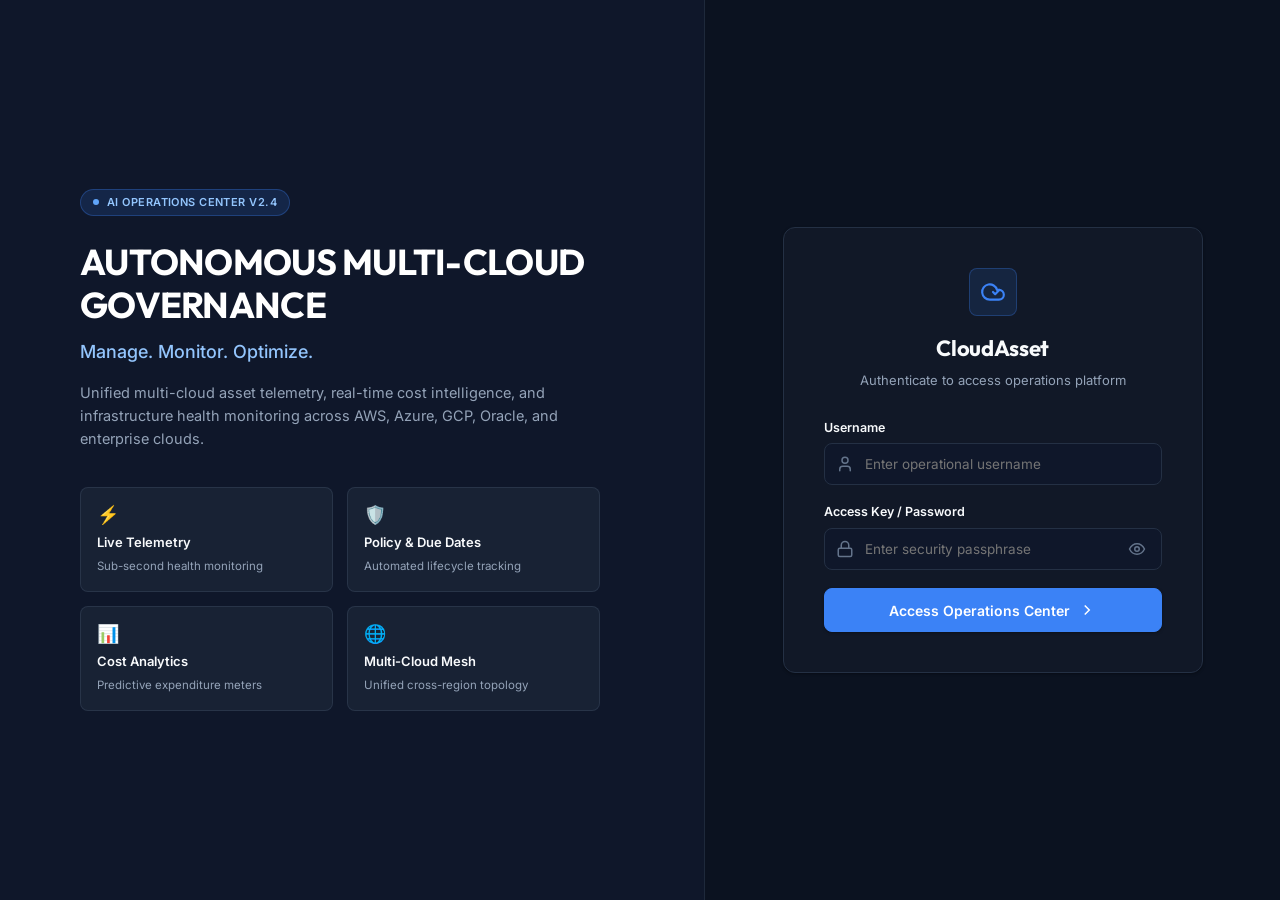
<file: Frontend/index.html>
<!DOCTYPE html>
<html lang="en">
<head>
    <meta charset="UTF-8">
    <meta name="viewport" content="width=device-width, initial-scale=1.0">
   <title>CloudAsset | AI-Powered Cloud Operations Center</title> 
    <meta name="description" content="Next-Generation Enterprise Multi-Cloud Asset Telemetry, Governance, and Cost Operations Center.">
    <link rel="stylesheet" href="css/style.css">
</head>
<body class="dark-mode">

    <!-- ================= LOGIN SCREEN ================= -->
    <div class="login-screen" id="loginScreen">

        <!-- LEFT SIDE HERO VISUAL -->
        <div class="login-visual">
            <div class="visual-content">
                <div class="visual-badge">
                    <span class="pulse-beacon"></span>
                    <span>AI Operations Center v2.4</span>
                </div>

                <h1 class="visual-title">AUTONOMOUS MULTI-CLOUD GOVERNANCE</h1>

                <p class="visual-subtitle">
                    Manage. Monitor. Optimize.
                </p>

                <p class="visual-description">
                    Unified multi-cloud asset telemetry, real-time cost intelligence, and infrastructure health monitoring across AWS, Azure, GCP, Oracle, and enterprise clouds.
                </p>

                <!-- Futuristic Feature Highlights -->
                <div class="visual-features-grid">
                    <div class="visual-feat-card">
                        <span class="feat-icon">⚡</span>
                        <strong>Live Telemetry</strong>
                        <span>Sub-second health monitoring</span>
                    </div>
                    <div class="visual-feat-card">
                        <span class="feat-icon">🛡️</span>
                        <strong>Policy & Due Dates</strong>
                        <span>Automated lifecycle tracking</span>
                    </div>
                    <div class="visual-feat-card">
                        <span class="feat-icon">📊</span>
                        <strong>Cost Analytics</strong>
                        <span>Predictive expenditure meters</span>
                    </div>
                    <div class="visual-feat-card">
                        <span class="feat-icon">🌐</span>
                        <strong>Multi-Cloud Mesh</strong>
                        <span>Unified cross-region topology</span>
                    </div>
                </div>
            </div>
        </div>

        <!-- RIGHT SIDE LOGIN FORM -->
        <div class="login-panel">
            <div class="login-card">
                <div class="login-header">
                    <div class="login-logo">
                        <svg viewBox="0 0 24 24" fill="none" stroke="currentColor" stroke-width="2" stroke-linecap="round" stroke-linejoin="round">
                            <path d="M17.5 19H9a7 7 0 1 1 6.71-9h1.79a4.5 4.5 0 1 1 0 9Z"/>
                            <path d="m12 12 2 2 4-4"/>
                        </svg>
                    </div>
                    <h1>CloudAsset</h1>
                    <p class="login-subtitle">Authenticate to access operations platform</p>
                </div>

                <!-- LOGIN FORM -->
                <form id="loginForm">
                    <!-- USERNAME -->
                    <div class="login-field">
                        <label for="loginUsername">Username</label>
                        <div class="input-wrapper">
                            <span class="input-icon">
                                <svg viewBox="0 0 24 24" fill="none" stroke="currentColor" stroke-width="2" stroke-linecap="round" stroke-linejoin="round">
                                    <path d="M19 21v-2a4 4 0 0 0-4-4H9a4 4 0 0 0-4 4v2"/>
                                    <circle cx="12" cy="7" r="4"/>
                                </svg>
                            </span>
                            <input
                                type="text"
                                id="loginUsername"
                                placeholder="Enter operational username"
                                required
                                autocomplete="username"
                            >
                        </div>
                    </div>

                    <!-- PASSWORD -->
                    <div class="login-field">
                        <label for="loginPassword">Access Key / Password</label>
                        <div class="input-wrapper password-wrapper">
                            <span class="input-icon">
                                <svg viewBox="0 0 24 24" fill="none" stroke="currentColor" stroke-width="2" stroke-linecap="round" stroke-linejoin="round">
                                    <rect x="3" y="11" width="18" height="11" rx="2" ry="2"/>
                                    <path d="M7 11V7a5 5 0 0 1 10 0v4"/>
                                </svg>
                            </span>
                            <input
                                type="password"
                                id="loginPassword"
                                placeholder="Enter security passphrase"
                                required
                                autocomplete="current-password"
                            >
                            <button
                                type="button"
                                class="password-toggle"
                                id="passwordToggle"
                                aria-label="Toggle password visibility"
                            >
                                <svg id="eyeIcon" viewBox="0 0 24 24" fill="none" stroke="currentColor" stroke-width="2" stroke-linecap="round" stroke-linejoin="round">
                                    <path d="M2 12s3.5-7 10-7 10 7 10 7-3.5 7-10 7S2 12 2 12z"/>
                                    <circle cx="12" cy="12" r="3"/>
                                </svg>
                            </button>
                        </div>
                    </div>

                    <!-- LOGIN ERROR -->
                    <div id="loginError" class="login-error" style="display: none;"></div>

                    <!-- LOGIN BUTTON -->
                    <button type="submit" class="login-button">
                        <span>Access Operations Center</span>
                        <svg width="18" height="18" viewBox="0 0 24 24" fill="none" stroke="currentColor" stroke-width="2">
                            <polyline points="9 18 15 12 9 6"></polyline>
                        </svg>
                    </button>
                </form>
            </div>
        </div>
    </div>

    <!-- ================= MAIN APP LAYOUT ================= -->
    <div class="app-layout" id="appLayout">

        <!-- ================= SIDEBAR ================= -->
        <aside class="sidebar" id="sidebar">
            <div class="sidebar-brand">
                <div class="logo">CA</div>
                <div class="sidebar-brand-text">
                    <h2>CloudAsset</h2>
                    <span>Operations Center</span>
                </div>
            </div>

            <nav class="sidebar-nav">
                <button class="nav-item active" data-page="dashboard" type="button">
                    <span class="nav-icon">
                        <svg viewBox="0 0 24 24" fill="none" stroke="currentColor" stroke-width="2" stroke-linecap="round" stroke-linejoin="round">
                            <rect x="3" y="3" width="7" height="7"></rect>
                            <rect x="14" y="3" width="7" height="7"></rect>
                            <rect x="14" y="14" width="7" height="7"></rect>
                            <rect x="3" y="14" width="7" height="7"></rect>
                        </svg>
                    </span>
                    <span>Dashboard</span>
                </button>

                <button class="nav-item" data-page="assets" type="button">
                    <span class="nav-icon">
                        <svg viewBox="0 0 24 24" fill="none" stroke="currentColor" stroke-width="2" stroke-linecap="round" stroke-linejoin="round">
                            <ellipse cx="12" cy="5" rx="9" ry="3"></ellipse>
                            <path d="M21 12c0 1.66-4 3-9 3s-9-1.34-9-3"></path>
                            <path d="M3 5v14c0 1.66 4 3 9 3s9-1.34 9-3V5"></path>
                        </svg>
                    </span>
                    <span>Cloud Resources</span>
                </button>

                <button class="nav-item" data-page="costs" type="button">
                    <span class="nav-icon">
                        <svg viewBox="0 0 24 24" fill="none" stroke="currentColor" stroke-width="2" stroke-linecap="round" stroke-linejoin="round">
                            <line x1="12" y1="1" x2="12" y2="23"></line>
                            <path d="M17 5H9.5a3.5 3.5 0 0 0 0 7h5a3.5 3.5 0 0 1 0 7H6"></path>
                        </svg>
                    </span>
                    <span>Cost Overview</span>
                </button>

                <button class="nav-item" data-page="analytics" type="button">
                    <span class="nav-icon">
                        <svg viewBox="0 0 24 24" fill="none" stroke="currentColor" stroke-width="2" stroke-linecap="round" stroke-linejoin="round">
                            <line x1="18" y1="20" x2="18" y2="10"></line>
                            <line x1="12" y1="20" x2="12" y2="4"></line>
                            <line x1="6" y1="20" x2="6" y2="14"></line>
                        </svg>
                    </span>
                    <span>Analytics</span>
                </button>

                <button class="nav-item" data-page="settings" type="button">
                    <span class="nav-icon">
                        <svg viewBox="0 0 24 24" fill="none" stroke="currentColor" stroke-width="2" stroke-linecap="round" stroke-linejoin="round">
                            <circle cx="12" cy="12" r="3"></circle>
                            <path d="M19.4 15a1.65 1.65 0 0 0 .33 1.82l.06.06a2 2 0 0 1 0 2.83 2 2 0 0 1-2.83 0l-.06-.06a1.65 1.65 0 0 0-1.82-.33 1.65 1.65 0 0 0-1 1.51V21a2 2 0 0 1-2 2 2 2 0 0 1-2-2v-.09A1.65 1.65 0 0 0 9 19.4a1.65 1.65 0 0 0-1.82.33l-.06.06a2 2 0 0 1 0-2.83 2 2 0 0 1 0-2.83l.06-.06a1.65 1.65 0 0 0 .33-1.82 1.65 1.65 0 0 0-1.51-1H3a2 2 0 0 1-2-2 2 2 0 0 1 2-2h.09A1.65 1.65 0 0 0 4.6 9a1.65 1.65 0 0 0-.33-1.82l-.06-.06a2 2 0 0 1 0-2.83 2 2 0 0 1 2.83 0l.06.06a1.65 1.65 0 0 0 1.82.33H9a1.65 1.65 0 0 0 1-1.51V3a2 2 0 0 1 2-2 2 2 0 0 1 2 2v.09a1.65 1.65 0 0 0 1 1.51 1.65 1.65 0 0 0 1.82-.33l.06-.06a2 2 0 0 1 2.83 0 2 2 0 0 1 0 2.83l-.06.06a1.65 1.65 0 0 0-.33 1.82V9a1.65 1.65 0 0 0 1.51 1H21a2 2 0 0 1 2 2 2 2 0 0 1-2 2h-.09a1.65 1.65 0 0 0-1.51 1z"></path>
                        </svg>
                    </span>
                    <span>Settings</span>
                </button>

                <button class="nav-item" data-page="activity" data-admin-only="true" type="button">
                    <span class="nav-icon">
                        <svg viewBox="0 0 24 24" fill="none" stroke="currentColor" stroke-width="2" stroke-linecap="round" stroke-linejoin="round">
                            <path d="M14 2H6a2 2 0 0 0-2 2v16a2 2 0 0 0 2 2h12a2 2 0 0 0 2-2V8z"></path>
                            <polyline points="14 2 14 8 20 8"></polyline>
                            <line x1="16" y1="13" x2="8" y2="13"></line>
                            <line x1="16" y1="17" x2="8" y2="17"></line>
                            <polyline points="10 9 9 9 8 9"></polyline>
                        </svg>
                    </span>
                    <span>Activity Log</span>
                </button>
            </nav>

            <div class="sidebar-footer">
                <div class="system-status">
                    <span class="status-dot"></span>
                    <div>
                        <strong>System Online</strong>
                        <small>All telemetry streams operational</small>
                    </div>
                </div>
            </div>
        </aside>

        <!-- ================= MAIN CONTENT ================= -->
        <main class="main-content">

            <!-- ================= TOPBAR ================= -->
            <header class="topbar">
                <div class="topbar-left">
                    <button class="menu-toggle" id="menuToggle" type="button" aria-label="Toggle Navigation Menu">
                        <svg width="20" height="20" viewBox="0 0 24 24" fill="none" stroke="currentColor" stroke-width="2">
                            <line x1="3" y1="12" x2="21" y2="12"></line>
                            <line x1="3" y1="6" x2="21" y2="6"></line>
                            <line x1="3" y1="18" x2="21" y2="18"></line>
                        </svg>
                    </button>
                    <div class="topbar-title">
                        <h1 id="pageTitle">Dashboard</h1>
                        <p id="pageSubtitle">Overview of your cloud infrastructure</p>
                    </div>
                </div>

                <div class="topbar-actions">
                    <!-- THEME TOGGLE -->
                    <button class="theme-toggle" id="themeToggle" type="button" title="Toggle Theme">
                        ☀️
                    </button>

                    <!-- USER PROFILE -->
                    <div class="user-profile-wrapper">
                        <button type="button" class="user-profile" id="profileButton" aria-haspopup="true">
                            <div class="user-avatar" id="userAvatar">A</div>
                            <div class="user-info">
                                <strong id="profileUsername">User</strong>
                                <span id="profileRole">User</span>
                            </div>
                            <span class="profile-arrow">▾</span>
                        </button>

                        <!-- DROPDOWN -->
                        <div class="profile-dropdown" id="profileDropdown">
                            <div class="profile-dropdown-header">
                                <div class="dropdown-avatar" id="dropdownAvatar">A</div>
                                <div>
                                    <strong id="dropdownUsername">User</strong>
                                    <span id="dropdownRole">User</span>
                                </div>
                            </div>
                            <div class="profile-divider"></div>
                            <button type="button" class="logout-button" id="logoutButton">
                                <svg viewBox="0 0 24 24" fill="none" stroke="currentColor" stroke-width="2" stroke-linecap="round" stroke-linejoin="round">
                                    <path d="M9 21H5a2 2 0 0 1-2-2V5a2 2 0 0 1 2-2h4"/>
                                    <polyline points="16 17 21 12 16 7"/>
                                    <line x1="21" y1="12" x2="9" y2="12"/>
                                </svg>
                                <span>Logout Session</span>
                            </button>
                        </div>
                    </div>
                </div>
            </header>

            <!-- ================= DASHBOARD ================= -->
            <section class="page active-page" id="dashboard">
                <!-- WELCOME SECTION -->
                <div class="welcome-section">
                    <div>
                        <p class="eyebrow">CLOUD TELEMETRY & OPERATIONS</p>
                        <h2>Welcome to CloudAsset 👋</h2>
                        <p>
                            Unified multi-cloud infrastructure monitoring, resource lifecycle tracking, and real-time cost governance.
                        </p>
                    </div>
                    <button class="btn btn-primary" id="dashboardAddAssetBtn" type="button" data-admin-only="true">
                        <span>+ Add New Asset</span>
                    </button>
                </div>

                <!-- DASHBOARD STATISTICS -->
                <div class="dashboard-grid">
                    <!-- TOTAL ASSETS -->
                    <div class="dashboard-card">
                        <div class="dashboard-icon">
                            <svg viewBox="0 0 24 24" fill="none" stroke="currentColor" stroke-width="2" stroke-linecap="round" stroke-linejoin="round">
                                <rect x="2" y="2" width="20" height="8" rx="2" ry="2"></rect>
                                <rect x="2" y="14" width="20" height="8" rx="2" ry="2"></rect>
                                <line x1="6" y1="6" x2="6.01" y2="6"></line>
                                <line x1="6" y1="18" x2="6.01" y2="18"></line>
                            </svg>
                        </div>
                        <div>
                            <p>Total Assets</p>
                            <h3 id="dashTotalAssets">0</h3>
                            <small>Across all cloud providers</small>
                        </div>
                    </div>

                    <!-- ACTIVE ASSETS -->
                    <div class="dashboard-card">
                        <div class="dashboard-icon icon-green">
                            <svg viewBox="0 0 24 24" fill="none" stroke="currentColor" stroke-width="2" stroke-linecap="round" stroke-linejoin="round">
                                <polyline points="22 12 18 12 15 21 9 3 6 12 2 12"></polyline>
                            </svg>
                        </div>
                        <div>
                            <p>Active Assets</p>
                            <h3 id="dashActiveAssets">0</h3>
                            <small>Currently operational</small>
                        </div>
                    </div>

                    <!-- MONTHLY COST -->
                    <div class="dashboard-card">
                        <div class="dashboard-icon icon-blue">
                            <svg viewBox="0 0 24 24" fill="none" stroke="currentColor" stroke-width="2" stroke-linecap="round" stroke-linejoin="round">
                                <line x1="12" y1="1" x2="12" y2="23"></line>
                                <path d="M17 5H9.5a3.5 3.5 0 0 0 0 7h5a3.5 3.5 0 0 1 0 7H6"></path>
                            </svg>
                        </div>
                        <div>
                            <p>Monthly Cost</p>
                            <h3 id="dashTotalCost">$0.00</h3>
                            <small>Estimated monthly expenditure</small>
                        </div>
                    </div>

                    <!-- CLOUD PROVIDERS -->
                    <div class="dashboard-card">
                        <div class="dashboard-icon icon-purple">
                            <svg viewBox="0 0 24 24" fill="none" stroke="currentColor" stroke-width="2" stroke-linecap="round" stroke-linejoin="round">
                                <path d="M17.5 19H9a7 7 0 1 1 6.71-9h1.79a4.5 4.5 0 1 1 0 9Z"></path>
                            </svg>
                        </div>
                        <div>
                            <p>Cloud Providers</p>
                            <h3 id="dashProviders">0</h3>
                            <small>Providers actively connected</small>
                        </div>
                    </div>
                </div>

                <!-- DASHBOARD CONTENT GRID -->
                <div class="dashboard-content-grid">
                    <!-- RECENT ASSETS -->
                    <div class="panel recent-assets-panel">
                        <div class="panel-header">
                            <div>
                                <h3>Recent Assets</h3>
                                <p>Recently registered and managed cloud resources</p>
                            </div>
                            <button class="text-button" id="viewAllAssetsBtn" type="button">
                                View All Resources →
                            </button>
                        </div>
                        <div id="recentAssets">
                            <p class="empty-state">No assets available yet.</p>
                        </div>
                    </div>

                    <!-- INFRASTRUCTURE SUMMARY -->
                    <div class="panel infrastructure-panel">
                        <div class="panel-header">
                            <div>
                                <h3>Infrastructure Summary</h3>
                                <p>Resource status telemetry distribution</p>
                            </div>
                        </div>

                        <div class="summary-list">
                            <div class="summary-item">
                                <div class="summary-label">
                                    <span class="summary-dot running-dot"></span>
                                    <span>Running</span>
                                </div>
                                <strong id="runningCount">0</strong>
                            </div>

                            <div class="summary-item">
                                <div class="summary-label">
                                    <span class="summary-dot stopped-dot"></span>
                                    <span>Stopped</span>
                                </div>
                                <strong id="stoppedCount">0</strong>
                            </div>

                            <div class="summary-item">
                                <div class="summary-label">
                                    <span class="summary-dot inactive-dot"></span>
                                    <span>Inactive</span>
                                </div>
                                <strong id="inactiveCount">0</strong>
                            </div>

                            <div class="summary-item overdue-item">
                                <div class="summary-label">
                                    <span class="summary-dot overdue-dot"></span>
                                    <span>Overdue (Exceeded Due Date)</span>
                                </div>
                                <strong id="overdueCount">0</strong>
                            </div>

                            <div class="summary-item">
                                <div class="summary-label">
                                    <span class="summary-dot terminated-dot"></span>
                                    <span>Terminated</span>
                                </div>
                                <strong id="terminatedCount">0</strong>
                            </div>
                        </div>
                    </div>
                </div>

                <!-- ================= ADMIN AUTOMATION MONITORING ================= -->
                <div class="panel automation-panel" id="adminAutomationPanel" data-admin-only="true" style="margin-top: 24px;">
                    <div class="panel-header">
                        <div>
                            <h3>Automation Monitoring</h3>
                            <p>Background Overdue Telemetry Engine & Lifecycle Scanner</p>
                        </div>
                        <button class="btn btn-secondary" id="triggerAutomationBtn" type="button" style="padding: 6px 14px; font-size: 13px;">
                            <span>⚡ Run Check Now</span>
                        </button>
                    </div>

                    <div class="dashboard-grid" style="margin-bottom: 20px;">
                        <div class="dashboard-card" style="padding: 16px;">
                            <div class="dashboard-icon icon-green">
                                <svg viewBox="0 0 24 24" fill="none" stroke="currentColor" stroke-width="2" stroke-linecap="round" stroke-linejoin="round">
                                    <circle cx="12" cy="12" r="10"></circle>
                                    <polyline points="12 6 12 12 14 14"></polyline>
                                </svg>
                            </div>
                            <div>
                                <p>Automation Engine</p>
                                <h3 id="autoStatus">Running</h3>
                                <small id="autoStatusDesc">Background worker active</small>
                            </div>
                        </div>

                        <div class="dashboard-card" style="padding: 16px;">
                            <div class="dashboard-icon icon-blue">
                                <svg viewBox="0 0 24 24" fill="none" stroke="currentColor" stroke-width="2" stroke-linecap="round" stroke-linejoin="round">
                                    <rect x="3" y="4" width="18" height="18" rx="2" ry="2"></rect>
                                    <line x1="16" y1="2" x2="16" y2="6"></line>
                                    <line x1="8" y1="2" x2="8" y2="6"></line>
                                    <line x1="3" y1="10" x2="21" y2="10"></line>
                                </svg>
                            </div>
                            <div>
                                <p>Last Check</p>
                                <h3 id="autoLastCheck" style="font-size: 1.05rem;">Just now</h3>
                                <small>Last execution timestamp</small>
                            </div>
                        </div>

                        <div class="dashboard-card" style="padding: 16px;">
                            <div class="dashboard-icon icon-blue">
                                <svg viewBox="0 0 24 24" fill="none" stroke="currentColor" stroke-width="2" stroke-linecap="round" stroke-linejoin="round">
                                    <path d="M22 11.08V12a10 10 0 1 1-5.93-9.14"></path>
                                    <polyline points="22 4 12 14.01 9 11.01"></polyline>
                                </svg>
                            </div>
                            <div>
                                <p>Assets Checked</p>
                                <h3 id="autoAssetsChecked">0</h3>
                                <small>Total inventory evaluated</small>
                            </div>
                        </div>

                        <div class="dashboard-card" style="padding: 16px;">
                            <div class="dashboard-icon icon-red">
                                <svg viewBox="0 0 24 24" fill="none" stroke="currentColor" stroke-width="2" stroke-linecap="round" stroke-linejoin="round">
                                    <circle cx="12" cy="12" r="10"></circle>
                                    <line x1="12" y1="8" x2="12" y2="12"></line>
                                    <line x1="12" y1="16" x2="12.01" y2="16"></line>
                                </svg>
                            </div>
                            <div>
                                <p>Overdue Assets</p>
                                <h3 id="autoOverdueDetected">0</h3>
                                <small>Past lifecycle due date</small>
                            </div>
                        </div>
                    </div>

                    <!-- AUTOMATION HISTORY LOGS -->
                    <div class="automation-history-section" id="adminAutomationHistoryPanel" data-admin-only="true">
                        <div class="panel-header" style="padding: 12px 0; margin-bottom: 12px; border-bottom: 1px solid var(--border-subtle);">
                            <div>
                                <h4 style="font-size: 15px; font-weight: 600;">Automation Execution History</h4>
                                <p style="font-size: 13px; color: var(--text-muted);">Recent persistent audit log cycles</p>
                            </div>
                            <button class="text-button" id="refreshHistoryBtn" type="button">↻ Refresh Logs</button>
                        </div>
                        <div id="automationHistoryList" class="analytics-list">
                            <p class="empty-state">No execution history recorded yet.</p>
                        </div>
                    </div>
                </div>

            </section>

            <!-- ================= ASSETS PAGE ================= -->
            <section class="page" id="assets">
                <div class="page-intro">
                    <p class="eyebrow">CLOUD RESOURCE MANAGEMENT</p>
                    <h2>Asset Management Hub</h2>
                    <p>Register, monitor, filter and control your multi-cloud infrastructure assets.</p>
                </div>

                <!-- ADD ASSET SECTION -->
                <section class="add-asset-section" data-admin-only="true">
                    <div class="section-title">
                        <h2>Add New Cloud Asset</h2>
                        <p>Register a cloud resource into your infrastructure inventory.</p>
                    </div>

                    <form id="addAssetForm">
                        <div class="form-grid">
                            <!-- ASSET NAME -->
                            <div class="form-group">
                                <label for="assetName">Asset Name *</label>
                                <input
                                    type="text"
                                    id="assetName"
                                    name="assetName"
                                    placeholder="e.g. Production EC2 Cluster"
                                    required
                                >
                            </div>

                            <!-- PROVIDER -->
                            <div class="form-group">
                                <label for="provider">Cloud Provider</label>
                                <select id="provider" name="provider">
                                    <option value="AWS">AWS (Amazon Web Services)</option>
                                    <option value="Azure">Microsoft Azure</option>
                                    <option value="GCP">Google Cloud Platform</option>
                                    <option value="Oracle Cloud">Oracle Cloud</option>
                                    <option value="IBM Cloud">IBM Cloud</option>
                                    <option value="Alibaba Cloud">Alibaba Cloud</option>
                                </select>
                            </div>

                            <!-- SERVICE -->
                            <div class="form-group">
                                <label for="service">Cloud Service</label>
                                <select id="service" name="service">
                                    <option value="EC2">EC2 / Virtual Machine</option>
                                    <option value="S3">S3 / Object Storage</option>
                                    <option value="RDS">RDS / Managed Database</option>
                                    <option value="Lambda">Lambda / Serverless Function</option>
                                    <option value="ECS">ECS / Container Service</option>
                                    <option value="EKS">EKS / Managed Kubernetes</option>
                                    <option value="CloudFront">CloudFront / Global CDN</option>
                                    <option value="Route53">Route53 / DNS Routing</option>
                                    <option value="VPC">VPC / Isolated Network</option>
                                    <option value="Load Balancer">Application Load Balancer</option>
                                    <option value="CloudWatch">CloudWatch / Telemetry Engine</option>
                                </select>
                            </div>

                            <!-- REGION -->
                            <div class="form-group">
                                <label for="region">Deployment Region</label>
                                <select id="region" name="region">
                                    <option value="us-east-1">US East (N. Virginia)</option>
                                    <option value="us-east-2">US East (Ohio)</option>
                                    <option value="us-west-1">US West (N. California)</option>
                                    <option value="us-west-2">US West (Oregon)</option>
                                    <option value="ap-south-1">Asia Pacific (Mumbai)</option>
                                    <option value="ap-southeast-1">Asia Pacific (Singapore)</option>
                                    <option value="ap-northeast-1">Asia Pacific (Tokyo)</option>
                                    <option value="eu-west-1">Europe (Ireland)</option>
                                    <option value="eu-central-1">Europe (Frankfurt)</option>
                                </select>
                            </div>

                            <!-- STATUS -->
                            <div class="form-group">
                                <label for="status">Operational Status</label>
                                <select id="status" name="status">
                                    <option value="Running">Running</option>
                                    <option value="Stopped">Stopped</option>
                                    <option value="Active">Active</option>
                                    <option value="Inactive">Inactive</option>
                                    <option value="Pending">Pending</option>
                                    <option value="Terminated">Terminated</option>
                                </select>
                            </div>

                            <!-- OWNER -->
                            <div class="form-group">
                                <label for="owner">Resource Owner</label>
                                <select id="owner" name="owner">
                                    <option value="Anbarasan">Anbarasan</option>
                                    <option value="DevOps Team">DevOps Team</option>
                                    <option value="Infrastructure Team">Infrastructure Team</option>
                                    <option value="Development Team">Development Team</option>
                                    <option value="QA Team">QA Team</option>
                                    <option value="Production Team">Production Team</option>
                                </select>
                            </div>

                            <!-- COST -->
                            <div class="form-group cost-form-group">
                                <label for="cost">Monthly Cost (USD)</label>
                                <div class="cost-input-group">
                                    <input
                                        type="number"
                                        id="cost"
                                        name="cost"
                                        min="0"
                                        step="0.01"
                                        placeholder="150.00"
                                    >
                                    <button
                                        type="button"
                                        class="btn btn-estimate"
                                        onclick="estimateCost()"
                                    >
                                        ⚡ Auto Estimate
                                    </button>
                                </div>
                            </div>

                            <!-- DUE DATE -->
                            <div class="form-group">
                                <label for="dueDate">Lifecycle Due Date</label>
                                <input
                                    type="date"
                                    id="dueDate"
                                    name="due_date"
                                >
                            </div>
                        </div>

                        <button type="submit" class="btn btn-primary">
                            <span>+ Register Asset</span>
                        </button>
                    </form>
                </section>

                <!-- ALL ASSETS SECTION -->
                <section class="assets-section">
                    <div class="section-header">
                        <div>
                            <h2>All Cloud Assets</h2>
                            <p>Live inventory of your provisioned cloud infrastructure.</p>
                        </div>
                        <button id="refreshBtn" class="btn btn-secondary" type="button">
                            <span>↻ Refresh Data</span>
                        </button>
                    </div>

                    <!-- SEARCH AND FILTERS -->
                    <div class="search-filter-container">
                        <div class="search-box">
                            <input
                                type="text"
                                id="searchInput"
                                placeholder="Search assets by name or ID..."
                            >
                        </div>

                        <div class="filter-controls">
                            <select id="filterProvider">
                                <option value="">All Providers</option>
                                <option value="AWS">AWS</option>
                                <option value="Azure">Azure</option>
                                <option value="GCP">GCP</option>
                                <option value="Oracle Cloud">Oracle Cloud</option>
                                <option value="IBM Cloud">IBM Cloud</option>
                                <option value="Alibaba Cloud">Alibaba Cloud</option>
                            </select>

                            <select id="filterStatus">
                                <option value="">All Statuses</option>
                                <option value="Running">Running</option>
                                <option value="Stopped">Stopped</option>
                                <option value="Active">Active</option>
                                <option value="Inactive">Inactive</option>
                                <option value="Pending">Pending</option>
                                <option value="Terminated">Terminated</option>
                                <option value="Overdue">Overdue</option>
                            </select>

                            <select id="filterOwner">
                                <option value="">All Owners</option>
                                <option value="Anbarasan">Anbarasan</option>
                                <option value="DevOps Team">DevOps Team</option>
                                <option value="Infrastructure Team">Infrastructure Team</option>
                                <option value="Development Team">Development Team</option>
                                <option value="QA Team">QA Team</option>
                                <option value="Production Team">Production Team</option>
                            </select>

                            <button class="btn btn-secondary" type="button" id="clearFiltersBtn">
                                Clear Filters
                            </button>
                        </div>
                    </div>

                    <!-- MESSAGES -->
                    <div id="loadingMessage" class="loading">
                        Connecting to telemetry stream...
                    </div>
                    <div id="errorMessage" class="error" style="display:none;"></div>
                    <div id="successMessage" class="success" style="display:none;"></div>

                    <!-- ASSET CARDS CONTAINER -->
                    <div id="assetsContainer"></div>

                    <!-- PAGINATION -->
                    <div class="pagination-container" id="paginationContainer">
                        <button class="pagination-btn" id="prevPage" type="button">
                            ← Previous
                        </button>
                        <div id="pageNumbers" class="page-numbers"></div>
                        <button class="pagination-btn" id="nextPage" type="button">
                            Next →
                        </button>
                    </div>
                </section>
            </section>

            <!-- ================= COST OVERVIEW ================= -->
            <section class="page" id="costs">
                <div class="page-intro">
                    <p class="eyebrow">FINANCIAL TELEMETRY</p>
                    <h2>Cost & Expenditure Governance</h2>
                    <p>Real-time analytics and visibility into cloud infrastructure expenditures.</p>
                </div>

                <!-- COST SUMMARY CARDS -->
                <div class="cost-summary-grid">
                    <div class="cost-card featured">
                        <p>Total Monthly Cost</p>
                        <h2 id="costOverviewTotal">$0.00</h2>
                        <span>Across all provisioned cloud assets</span>
                    </div>

                    <div class="cost-card">
                        <p>Average Asset Cost</p>
                        <h2 id="averageCost">$0.00</h2>
                        <span>Mean expenditure per provisioned asset</span>
                    </div>

                    <div class="cost-card">
                        <p>Highest Cost Asset</p>
                        <h2 id="highestCost">$0.00</h2>
                        <span id="highestCostName">No assets</span>
                    </div>
                </div>

                <!-- COST BREAKDOWN GRID -->
                <div class="cost-content-grid">
                    <div class="panel">
                        <div class="panel-header">
                            <div>
                                <h3>Cost by Provider</h3>
                                <p>Expenditure distribution across cloud platforms</p>
                            </div>
                        </div>
                        <div id="costByProvider" class="cost-list">
                            No cost data available.
                        </div>
                    </div>

                    <div class="panel">
                        <div class="panel-header">
                            <div>
                                <h3>Cost by Service</h3>
                                <p>Services consuming the largest budget share</p>
                            </div>
                        </div>
                        <div id="costByService" class="cost-list">
                            No cost data available.
                        </div>
                    </div>
                </div>

                <!-- MOST EXPENSIVE ASSETS -->
                <div class="panel">
                    <div class="panel-header">
                        <div>
                            <h3>Top Expensive Cloud Assets</h3>
                            <p>Ranked assets with the highest estimated monthly spending</p>
                        </div>
                    </div>
                    <div id="expensiveAssets" class="analytics-list"></div>
                </div>
            </section>

            <!-- ================= ANALYTICS ================= -->
            <section class="page" id="analytics">
                <div class="page-intro">
                    <p class="eyebrow">INFRASTRUCTURE INSIGHTS</p>
                    <h2>Telemetry & Distribution Analytics</h2>
                    <p>Statistical distribution of your multi-cloud footprint across providers and health states.</p>
                </div>

                <div class="analytics-grid">
                    <div class="panel">
                        <div class="panel-header">
                            <div>
                                <h3>Assets by Provider</h3>
                                <p>Resource allocation by cloud vendor</p>
                            </div>
                        </div>
                        <div id="providerAnalytics" class="analytics-list">
                            No analytics data available.
                        </div>
                    </div>

                    <div class="panel">
                        <div class="panel-header">
                            <div>
                                <h3>Assets by Status</h3>
                                <p>Operational health state distribution</p>
                            </div>
                        </div>
                        <div id="statusAnalytics" class="analytics-list">
                            No analytics data available.
                        </div>
                    </div>

                    <div class="panel">
                        <div class="panel-header">
                            <div>
                                <h3>Assets by Service</h3>
                                <p>Service type distribution</p>
                            </div>
                        </div>
                        <div id="serviceAnalytics" class="analytics-list">
                            No analytics data available.
                        </div>
                    </div>
                </div>
            </section>

            <!-- ================= SETTINGS ================= -->
            <section class="page" id="settings">
                <div class="page-intro">
                    <p class="eyebrow">APPLICATION PREFERENCES</p>
                    <h2>System Settings</h2>
                    <p>Manage your CloudAsset operations preferences and display options.</p>
                </div>

                <div class="panel settings-panel">
                    <div class="setting-item">
                        <div>
                            <h3>Theme Appearance</h3>
                            <p>Switch between Dark Mode and Light Mode.</p>
                        </div>
                        <button class="btn btn-secondary" id="settingsThemeToggle" type="button">
                            Toggle Theme
                        </button>
                    </div>

                    <div class="setting-item">
                        <div>
                            <h3>Telemetry Engine</h3>
                            <p>CloudAsset Autonomous Operations Core v2.4 • Connected to Active Backend</p>
                        </div>
                        <span class="badge-online">● Online & Syncing</span>
                    </div>
                </div>
            </section>

            <!-- ================= ACTIVITY LOG ================= -->
            <section class="page" id="activity" data-admin-only="true">
                <div class="page-intro">
                    <p class="eyebrow">AUDIT TRAIL & SYSTEM TELEMETRY</p>
                    <h2>Activity Log</h2>
                    <p>Monitor administrative activities and system events.</p>
                </div>

                <div class="panel activity-log-panel">
                    <div class="panel-header">
                        <div>
                            <h3>System Activity Stream</h3>
                            <p>Real-time audit log of user logins, resource modifications, and operations</p>
                        </div>
                        <button class="btn btn-secondary" id="refreshActivityLogsBtn" type="button">
                            <span>↻ Refresh Logs</span>
                        </button>
                    </div>

                    <div id="activityLogLoading" class="loading" style="display: none;">
                        Connecting to activity telemetry stream...
                    </div>
                    <div id="activityLogError" class="error" style="display: none;"></div>

                    <div class="activity-log-table-container">
                        <table class="activity-log-table" id="activityLogTable">
                            <thead>
                                <tr>
                                    <th>Timestamp</th>
                                    <th>User</th>
                                    <th>Role</th>
                                    <th>Action</th>
                                    <th>Details</th>
                                </tr>
                            </thead>
                            <tbody id="activityLogTableBody">
                                <tr>
                                    <td colspan="5" class="empty-state">No activity recorded yet.</td>
                                </tr>
                            </tbody>
                        </table>
                    </div>
                </div>
            </section>
        </main>
    </div>

    <!-- ================= EDIT ASSET MODAL ================= -->
    <div id="editModal" class="modal">
        <div class="modal-content">
            <button class="close" type="button" aria-label="Close modal">×</button>
            <h2>Edit Cloud Asset</h2>

            <form id="editAssetForm">
                <input type="hidden" id="editAssetId">

                <div class="form-group" style="margin-bottom: 16px;">
                    <label for="editAssetName">Asset Name *</label>
                    <input
                        type="text"
                        id="editAssetName"
                        name="assetName"
                        required
                    >
                </div>

                <div class="form-grid">
                    <div class="form-group">
                        <label for="editProvider">Provider</label>
                        <select id="editProvider" name="provider">
                            <option value="AWS">AWS</option>
                            <option value="Azure">Azure</option>
                            <option value="GCP">GCP</option>
                            <option value="Oracle Cloud">Oracle Cloud</option>
                            <option value="IBM Cloud">IBM Cloud</option>
                            <option value="Alibaba Cloud">Alibaba Cloud</option>
                        </select>
                    </div>

                    <div class="form-group">
                        <label for="editService">Service</label>
                        <select id="editService" name="service">
                            <option value="EC2">EC2</option>
                            <option value="S3">S3</option>
                            <option value="RDS">RDS</option>
                            <option value="Lambda">Lambda</option>
                            <option value="ECS">ECS</option>
                            <option value="EKS">EKS</option>
                            <option value="CloudFront">CloudFront</option>
                            <option value="Route53">Route53</option>
                            <option value="VPC">VPC</option>
                            <option value="Load Balancer">Load Balancer</option>
                            <option value="CloudWatch">CloudWatch</option>
                        </select>
                    </div>

                    <div class="form-group">
                        <label for="editRegion">Region</label>
                        <select id="editRegion" name="region">
                            <option value="us-east-1">US East (N. Virginia)</option>
                            <option value="us-east-2">US East (Ohio)</option>
                            <option value="us-west-1">US West (N. California)</option>
                            <option value="us-west-2">US West (Oregon)</option>
                            <option value="ap-south-1">Asia Pacific (Mumbai)</option>
                            <option value="ap-southeast-1">Asia Pacific (Singapore)</option>
                            <option value="ap-northeast-1">Asia Pacific (Tokyo)</option>
                            <option value="eu-west-1">Europe (Ireland)</option>
                            <option value="eu-central-1">Europe (Frankfurt)</option>
                        </select>
                    </div>

                    <div class="form-group">
                        <label for="editStatus">Status</label>
                        <select id="editStatus" name="status">
                            <option value="Running">Running</option>
                            <option value="Stopped">Stopped</option>
                            <option value="Active">Active</option>
                            <option value="Inactive">Inactive</option>
                            <option value="Pending">Pending</option>
                            <option value="Terminated">Terminated</option>
                        </select>
                    </div>

                    <div class="form-group">
                        <label for="editOwner">Owner</label>
                        <select id="editOwner" name="owner">
                            <option value="Anbarasan">Anbarasan</option>
                            <option value="DevOps Team">DevOps Team</option>
                            <option value="Infrastructure Team">Infrastructure Team</option>
                            <option value="Development Team">Development Team</option>
                            <option value="QA Team">QA Team</option>
                            <option value="Production Team">Production Team</option>
                        </select>
                    </div>

                    <div class="form-group cost-form-group">
                        <label for="editCost">Monthly Cost (USD)</label>
                        <div class="cost-input-group">
                            <input
                                type="number"
                                id="editCost"
                                name="cost"
                                min="0"
                                step="0.01"
                            >
                            <button
                                type="button"
                                class="btn btn-estimate"
                                onclick="estimateEditCost()"
                            >
                                ⚡ Estimate
                            </button>
                        </div>
                    </div>
                </div>

                <!-- DUE DATE -->
                <div class="form-group" style="margin-bottom: 20px;">
                    <label for="editDueDate">Due Date</label>
                    <input
                        type="date"
                        id="editDueDate"
                        name="due_date"
                    >
                </div>

                <div class="modal-actions">
                    <button type="submit" class="btn btn-primary">
                        Update Asset
                    </button>
                    <button type="button" class="btn btn-secondary" id="cancelEdit">
                        Cancel
                    </button>
                </div>
            </form>
        </div>
    </div>

    <!-- JAVASCRIPT -->
    <script src="js/app.js"></script>
</body>
</html>
</file>
<file: Frontend/css/style.css>
/* ==========================================================================
   CLOUDASSET — ENTERPRISE CLOUD OPERATIONS CENTER
   Professional SaaS Design System & Clean Multi-Theme Architecture
   ========================================================================== */

@import url('https://fonts.googleapis.com/css2?family=Inter:wght@300;400;500;600;700&family=Outfit:wght@400;500;600;700;800&family=JetBrains+Mono:wght@400;500;600;700&display=swap');

/* ==========================================================================
   ROOT DESIGN TOKENS (LIGHT THEME DEFAULT)
   ========================================================================== */
:root {
    /* Brand & Primary Accent */
    --primary: #2563eb;
    --primary-hover: #1d4ed8;
    --primary-active: #1e40af;
    --primary-subtle: #eff6ff;
    --primary-border: #bfdbfe;
    --primary-light: #eff6ff;

    /* Backgrounds & Surfaces */
    --bg-base: #f5f7fa;
    --bg-page: #f5f7fa;
    --bg-sidebar: #ffffff;
    --bg-card: #ffffff;
    --bg-surface: #ffffff;
    --bg-surface-elevated: #f8fafc;
    --bg-surface-hover: #f1f5f9;
    --bg-surface-glass: rgba(255, 255, 255, 0.95);
    --bg-input: #ffffff;

    /* Typography Colors */
    --text-primary: #0f172a;
    --text-secondary: #475569;
    --text-muted: #94a3b8;
    --text-accent: #2563eb;

    /* Borders & Dividers */
    --border: #e2e8f0;
    --border-subtle: #f1f5f9;
    --border-medium: #e2e8f0;
    --border-focus: #2563eb;
    --border-glow: #cbd5e1;
    --border-glass: #e2e8f0;

    /* Operational Status Colors (Calm, Professional) */
    --status-running: #16a34a;
    --status-running-bg: #f0fdf4;
    --status-running-border: #bbf7d0;

    --status-stopped: #d97706;
    --status-stopped-bg: #fffbeb;
    --status-stopped-border: #fde68a;

    --status-inactive: #64748b;
    --status-inactive-bg: #f8fafc;
    --status-inactive-border: #e2e8f0;

    --status-overdue: #dc2626;
    --status-overdue-bg: #fef2f2;
    --status-overdue-border: #fecaca;

    --status-terminated: #475569;
    --status-terminated-bg: #f1f5f9;
    --status-terminated-border: #cbd5e1;

    --status-pending: #7c3aed;
    --status-pending-bg: #f5f3ff;
    --status-pending-border: #ddd6fe;

    --accent-purple: #7c3aed;
    --accent-purple-bg: #f5f3ff;
    --accent-purple-border: #ddd6fe;

    /* Legacy compatibility mappings */
    --cyan: #2563eb;
    --cyan-subtle: #eff6ff;
    --cyan-glow: #bfdbfe;
    --primary-gradient: #2563eb;

    /* Elevation & Shadows (Soft, Minimal, Enterprise) */
    --shadow-xs: 0 1px 2px rgba(0, 0, 0, 0.04);
    --shadow-sm: 0 1px 3px rgba(15, 23, 42, 0.06), 0 1px 2px rgba(15, 23, 42, 0.04);
    --shadow-subtle: 0 1px 3px rgba(15, 23, 42, 0.06), 0 1px 2px rgba(15, 23, 42, 0.04);
    --shadow-card: 0 1px 3px rgba(15, 23, 42, 0.06), 0 1px 2px rgba(15, 23, 42, 0.04);
    --shadow-card-hover: 0 6px 16px -2px rgba(15, 23, 42, 0.08), 0 2px 4px -2px rgba(15, 23, 42, 0.04);
    --shadow-dropdown: 0 10px 25px -4px rgba(15, 23, 42, 0.1), 0 4px 10px -4px rgba(15, 23, 42, 0.04);
    --shadow-glass: 0 12px 30px -6px rgba(15, 23, 42, 0.12);
    --shadow-modal: 0 20px 25px -5px rgba(15, 23, 42, 0.12), 0 8px 10px -6px rgba(15, 23, 42, 0.06);

    /* Geometry & Spacing */
    --radius-xs: 4px;
    --radius-sm: 6px;
    --radius-md: 8px;
    --radius-lg: 12px;
    --radius-xl: 16px;
    --radius-pill: 9999px;
    --sidebar-width: 260px;

    /* Typography */
    --font-sans: 'Inter', -apple-system, BlinkMacSystemFont, 'Segoe UI', Roboto, sans-serif;
    --font-heading: 'Outfit', 'Inter', sans-serif;
    --font-mono: 'JetBrains Mono', monospace;

    /* Transitions */
    --transition-fast: 0.15s ease;
    --transition-smooth: 0.2s ease;
}

/* ==========================================================================
   DARK THEME TOKENS (SLEEK, LOW-GLARE NIGHTTIME MODE)
   ========================================================================== */
body.dark-mode {
    /* Brand & Primary Accent */
    --primary: #3b82f6;
    --primary-hover: #2563eb;
    --primary-active: #1d4ed8;
    --primary-subtle: rgba(59, 130, 246, 0.12);
    --primary-border: rgba(59, 130, 246, 0.28);
    --primary-light: rgba(59, 130, 246, 0.12);

    /* Backgrounds & Surfaces */
    --bg-base: #0b1220;
    --bg-page: #0b1220;
    --bg-sidebar: #0f172a;
    --bg-card: #111827;
    --bg-surface: #111827;
    --bg-surface-elevated: #172033;
    --bg-surface-hover: #1e293b;
    --bg-surface-glass: rgba(17, 24, 39, 0.95);
    --bg-input: #0f172a;

    /* Typography Colors */
    --text-primary: #f8fafc;
    --text-secondary: #94a3b8;
    --text-muted: #64748b;
    --text-accent: #3b82f6;

    /* Borders & Dividers */
    --border: #243044;
    --border-subtle: #1e293b;
    --border-medium: #243044;
    --border-focus: #3b82f6;
    --border-glow: #334155;
    --border-glass: #243044;

    /* Operational Status Colors (Muted, Low-Glare) */
    --status-running: #22c55e;
    --status-running-bg: rgba(34, 197, 94, 0.12);
    --status-running-border: rgba(34, 197, 94, 0.25);

    --status-stopped: #f59e0b;
    --status-stopped-bg: rgba(245, 158, 11, 0.12);
    --status-stopped-border: rgba(245, 158, 11, 0.25);

    --status-inactive: #94a3b8;
    --status-inactive-bg: rgba(148, 163, 184, 0.1);
    --status-inactive-border: rgba(148, 163, 184, 0.2);

    --status-overdue: #ef4444;
    --status-overdue-bg: rgba(239, 68, 68, 0.14);
    --status-overdue-border: rgba(239, 68, 68, 0.28);

    --status-terminated: #64748b;
    --status-terminated-bg: rgba(100, 116, 139, 0.12);
    --status-terminated-border: rgba(100, 116, 139, 0.22);

    --status-pending: #a855f7;
    --status-pending-bg: rgba(168, 85, 247, 0.12);
    --status-pending-border: rgba(168, 85, 247, 0.25);

    --accent-purple: #a855f7;
    --accent-purple-bg: rgba(168, 85, 247, 0.12);
    --accent-purple-border: rgba(168, 85, 247, 0.25);

    /* Legacy compatibility mappings */
    --cyan: #3b82f6;
    --cyan-subtle: rgba(59, 130, 246, 0.12);
    --cyan-glow: rgba(59, 130, 246, 0.25);
    --primary-gradient: #3b82f6;

    /* Elevation & Shadows */
    --shadow-xs: 0 1px 2px rgba(0, 0, 0, 0.2);
    --shadow-sm: 0 1px 3px rgba(0, 0, 0, 0.35);
    --shadow-subtle: 0 1px 3px rgba(0, 0, 0, 0.35);
    --shadow-card: 0 1px 3px rgba(0, 0, 0, 0.35);
    --shadow-card-hover: 0 6px 18px rgba(0, 0, 0, 0.45);
    --shadow-dropdown: 0 12px 28px rgba(0, 0, 0, 0.55);
    --shadow-glass: 0 14px 34px rgba(0, 0, 0, 0.55);
    --shadow-modal: 0 24px 48px rgba(0, 0, 0, 0.65);
}

/* ==========================================================================
   RESET & BASE STYLES
   ========================================================================== */
*, *::before, *::after {
    box-sizing: border-box;
    margin: 0;
    padding: 0;
}

html {
    scroll-behavior: smooth;
    font-size: 15px;
    height: 100%;
}

body {
    min-height: 100vh;
    font-family: var(--font-sans);
    background-color: var(--bg-page);
    color: var(--text-primary);
    line-height: 1.5;
    -webkit-font-smoothing: antialiased;
    -moz-osx-font-smoothing: grayscale;
    overflow-x: hidden;
    position: relative;
    transition: background-color var(--transition-fast), color var(--transition-fast);
}

/* Monospace fonts for data / IDs / cost */
.font-mono,
.asset-id,
.cost-value,
.stat-number,
.badge-code,
.recent-asset-cost,
.activity-log-timestamp {
    font-family: var(--font-mono);
    font-feature-settings: 'zero' 1, 'tnum' 1;
}

/* Headings */
h1, h2, h3, h4, .brand-title {
    font-family: var(--font-heading);
    letter-spacing: -0.015em;
    font-weight: 600;
    color: var(--text-primary);
}

a {
    color: var(--primary);
    text-decoration: none;
    transition: color var(--transition-fast);
}

a:hover {
    color: var(--primary-hover);
}

button, input, select, textarea {
    font-family: inherit;
    font-size: inherit;
}

/* Custom Scrollbars */
::-webkit-scrollbar {
    width: 6px;
    height: 6px;
}

::-webkit-scrollbar-track {
    background: transparent;
}

::-webkit-scrollbar-thumb {
    background: var(--border-glow);
    border-radius: var(--radius-pill);
}

::-webkit-scrollbar-thumb:hover {
    background: var(--text-muted);
}

/* ==========================================================================
   LOGIN SCREEN (ENTERPRISE SPLIT SCREEN)
   ========================================================================== */
.login-screen {
    position: fixed;
    inset: 0;
    z-index: 99999;
    display: flex;
    min-height: 100vh;
    background-color: var(--bg-page);
}

/* Left Hero Visual */
.login-visual {
    flex: 1.1;
    display: flex;
    flex-direction: column;
    justify-content: center;
    padding: 60px 80px;
    position: relative;
    background: #0f172a;
    color: #f8fafc;
    border-right: 1px solid #1e293b;
}

.visual-content {
    position: relative;
    z-index: 2;
    max-width: 520px;
}

.visual-badge {
    display: inline-flex;
    align-items: center;
    gap: 8px;
    padding: 4px 12px;
    background: rgba(59, 130, 246, 0.15);
    border: 1px solid rgba(59, 130, 246, 0.3);
    border-radius: var(--radius-pill);
    color: #93c5fd;
    font-size: 11px;
    font-weight: 600;
    letter-spacing: 0.04em;
    text-transform: uppercase;
    margin-bottom: 24px;
}

.visual-badge .pulse-beacon {
    width: 6px;
    height: 6px;
    background: #60a5fa;
    border-radius: 50%;
}

.visual-title {
    font-size: 36px;
    line-height: 1.2;
    font-weight: 700;
    color: #ffffff;
    margin-bottom: 12px;
    letter-spacing: -0.02em;
}

.visual-subtitle {
    font-size: 18px;
    font-weight: 500;
    color: #93c5fd;
    margin-bottom: 16px;
}

.visual-description {
    font-size: 14.5px;
    color: #94a3b8;
    line-height: 1.6;
    margin-bottom: 36px;
}

.visual-features-grid {
    display: grid;
    grid-template-columns: repeat(2, 1fr);
    gap: 14px;
}

.visual-feat-card {
    padding: 14px 16px;
    background: rgba(30, 41, 59, 0.65);
    border: 1px solid rgba(51, 65, 85, 0.6);
    border-radius: var(--radius-md);
    transition: border-color var(--transition-fast);
}

.visual-feat-card:hover {
    border-color: rgba(96, 165, 250, 0.5);
}

.visual-feat-card .feat-icon {
    font-size: 18px;
    margin-bottom: 6px;
    display: block;
}

.visual-feat-card strong {
    display: block;
    font-size: 13px;
    color: #f8fafc;
    margin-bottom: 2px;
    font-weight: 600;
}

.visual-feat-card span {
    font-size: 11.5px;
    color: #94a3b8;
    line-height: 1.4;
}

/* Right Login Panel */
.login-panel {
    flex: 1;
    display: flex;
    align-items: center;
    justify-content: center;
    padding: 40px;
    background: var(--bg-page);
}

.login-card {
    width: 100%;
    max-width: 420px;
    padding: 40px;
    background: var(--bg-card);
    border: 1px solid var(--border);
    border-radius: var(--radius-lg);
    box-shadow: var(--shadow-card);
}

.login-header {
    text-align: center;
    margin-bottom: 28px;
}

.login-logo {
    width: 48px;
    height: 48px;
    margin: 0 auto 16px;
    display: flex;
    align-items: center;
    justify-content: center;
    background: var(--primary-subtle);
    border: 1px solid var(--primary-border);
    border-radius: var(--radius-md);
    color: var(--primary);
}

.login-logo svg {
    width: 26px;
    height: 26px;
    stroke: var(--primary);
}

.login-card h1 {
    font-size: 22px;
    font-weight: 700;
    color: var(--text-primary);
    margin-bottom: 6px;
}

.login-subtitle {
    font-size: 13px;
    color: var(--text-secondary);
}

/* Login Form Fields */
.login-field {
    margin-bottom: 18px;
}

.login-field label {
    display: block;
    font-size: 12.5px;
    font-weight: 600;
    color: var(--text-primary);
    margin-bottom: 6px;
}

.input-wrapper {
    position: relative;
    display: flex;
    align-items: center;
}

.input-icon {
    position: absolute;
    left: 12px;
    color: var(--text-muted);
    display: flex;
    align-items: center;
    justify-content: center;
    pointer-events: none;
    transition: color var(--transition-fast);
}

.input-icon svg {
    width: 18px;
    height: 18px;
}

.input-wrapper input {
    width: 100%;
    height: 42px;
    padding: 0 14px 0 40px;
    background: var(--bg-input);
    border: 1px solid var(--border);
    border-radius: var(--radius-md);
    color: var(--text-primary);
    font-size: 13.5px;
    outline: none;
    transition: border-color var(--transition-fast), box-shadow var(--transition-fast);
}

.input-wrapper input:focus {
    border-color: var(--primary);
    box-shadow: 0 0 0 3px var(--primary-subtle);
}

.input-wrapper:focus-within .input-icon {
    color: var(--primary);
}

.password-wrapper input {
    padding-right: 40px;
}

.password-toggle {
    position: absolute;
    right: 10px;
    background: transparent;
    border: none;
    color: var(--text-muted);
    cursor: pointer;
    padding: 6px;
    display: flex;
    align-items: center;
    justify-content: center;
    border-radius: var(--radius-xs);
    transition: color var(--transition-fast);
}

.password-toggle:hover {
    color: var(--text-primary);
}

.password-toggle svg {
    width: 18px;
    height: 18px;
}

.login-error {
    padding: 10px 14px;
    background: var(--status-overdue-bg);
    border: 1px solid var(--status-overdue-border);
    border-radius: var(--radius-md);
    color: var(--status-overdue);
    font-size: 12.5px;
    font-weight: 500;
    margin-bottom: 16px;
    display: flex;
    align-items: center;
    gap: 8px;
}

.login-button {
    width: 100%;
    height: 44px;
    background: var(--primary);
    border: 1px solid var(--primary);
    border-radius: var(--radius-md);
    color: #ffffff;
    font-size: 14px;
    font-weight: 600;
    cursor: pointer;
    display: flex;
    align-items: center;
    justify-content: center;
    gap: 8px;
    box-shadow: var(--shadow-sm);
    transition: background-color var(--transition-fast), border-color var(--transition-fast);
}

.login-button:hover {
    background: var(--primary-hover);
    border-color: var(--primary-hover);
}

.login-button:active {
    background: var(--primary-active);
}

/* ==========================================================================
   APP LAYOUT & WORKSPACE
   ========================================================================== */
.app-layout {
    display: flex;
    min-height: 100vh;
    background-color: var(--bg-page);
    position: relative;
}

/* ==========================================================================
   SIDEBAR NAVIGATION
   ========================================================================== */
.sidebar {
    width: var(--sidebar-width);
    min-height: 100vh;
    background: var(--bg-sidebar);
    border-right: 1px solid var(--border);
    position: fixed;
    left: 0;
    top: 0;
    bottom: 0;
    display: flex;
    flex-direction: column;
    padding: 20px 14px;
    z-index: 1000;
    transition: transform var(--transition-smooth), width var(--transition-smooth);
}

.sidebar-brand {
    display: flex;
    align-items: center;
    gap: 12px;
    padding: 4px 8px 20px;
    border-bottom: 1px solid var(--border-subtle);
    margin-bottom: 16px;
}

.sidebar-brand .logo {
    width: 36px;
    height: 36px;
    border-radius: var(--radius-md);
    background: var(--primary);
    color: #ffffff;
    display: flex;
    align-items: center;
    justify-content: center;
    font-weight: 700;
    font-size: 14px;
    letter-spacing: 0.02em;
    flex-shrink: 0;
}

.sidebar-brand-text h2 {
    font-size: 16px;
    font-weight: 700;
    line-height: 1.2;
    color: var(--text-primary);
}

.sidebar-brand-text span {
    font-size: 11px;
    color: var(--text-muted);
    font-weight: 500;
}

/* Sidebar Navigation Items */
.sidebar-nav {
    display: flex;
    flex-direction: column;
    gap: 4px;
    flex: 1;
}

.nav-item {
    width: 100%;
    border: none;
    background: transparent;
    color: var(--text-secondary);
    padding: 10px 12px;
    border-radius: var(--radius-md);
    display: flex;
    align-items: center;
    gap: 12px;
    font-size: 13.5px;
    font-weight: 500;
    cursor: pointer;
    transition: background-color var(--transition-fast), color var(--transition-fast);
    text-align: left;
    position: relative;
}

.nav-item:hover {
    background: var(--bg-surface-hover);
    color: var(--text-primary);
}

.nav-item.active {
    background: var(--primary-subtle);
    color: var(--primary);
    font-weight: 600;
}

.nav-icon {
    display: flex;
    align-items: center;
    justify-content: center;
    width: 20px;
    height: 20px;
    font-size: 16px;
    color: inherit;
    flex-shrink: 0;
}

.nav-icon svg {
    width: 18px;
    height: 18px;
    stroke-width: 2;
}

/* Sidebar Footer / System Status */
.sidebar-footer {
    margin-top: auto;
    padding-top: 14px;
    border-top: 1px solid var(--border-subtle);
}

.system-status {
    display: flex;
    align-items: center;
    gap: 10px;
    padding: 10px 12px;
    background: var(--status-running-bg);
    border: 1px solid var(--status-running-border);
    border-radius: var(--radius-md);
}

.status-dot {
    width: 8px;
    height: 8px;
    border-radius: 50%;
    background: var(--status-running);
    flex-shrink: 0;
}

.system-status strong {
    display: block;
    font-size: 12px;
    font-weight: 600;
    color: var(--text-primary);
}

.system-status small {
    display: block;
    font-size: 11px;
    color: var(--text-secondary);
    margin-top: 1px;
}

/* ==========================================================================
   MAIN CONTENT AREA
   ========================================================================== */
.main-content {
    margin-left: var(--sidebar-width);
    width: calc(100% - var(--sidebar-width));
    min-height: 100vh;
    display: flex;
    flex-direction: column;
    transition: margin-left var(--transition-smooth), width var(--transition-smooth);
}

/* ==========================================================================
   TOPBAR / HEADER
   ========================================================================== */
.topbar {
    height: 70px;
    padding: 0 32px;
    display: flex;
    align-items: center;
    justify-content: space-between;
    background: var(--bg-card);
    border-bottom: 1px solid var(--border);
    position: sticky;
    top: 0;
    z-index: 900;
}

.topbar-left {
    display: flex;
    align-items: center;
    gap: 16px;
}

.menu-toggle {
    display: none;
    width: 36px;
    height: 36px;
    border-radius: var(--radius-md);
    background: var(--bg-card);
    border: 1px solid var(--border);
    color: var(--text-secondary);
    cursor: pointer;
    align-items: center;
    justify-content: center;
    font-size: 16px;
    transition: all var(--transition-fast);
}

.menu-toggle:hover {
    border-color: var(--primary);
    color: var(--primary);
}

.topbar-title h1 {
    font-size: 18px;
    font-weight: 700;
    margin: 0;
    line-height: 1.2;
    color: var(--text-primary);
}

.topbar-title p {
    font-size: 12px;
    color: var(--text-secondary);
    margin: 2px 0 0;
}

/* Topbar Actions */
.topbar-actions {
    display: flex;
    align-items: center;
    gap: 12px;
}

.theme-toggle {
    width: 38px;
    height: 38px;
    display: flex;
    align-items: center;
    justify-content: center;
    border: 1px solid var(--border);
    border-radius: var(--radius-md);
    background: var(--bg-card);
    color: var(--text-secondary);
    font-size: 16px;
    cursor: pointer;
    transition: background-color var(--transition-fast), border-color var(--transition-fast);
}

.theme-toggle:hover {
    background: var(--bg-surface-hover);
    border-color: var(--text-muted);
    color: var(--text-primary);
}

/* User Profile Trigger */
.user-profile-wrapper {
    position: relative;
}

.user-profile {
    display: flex;
    align-items: center;
    gap: 10px;
    padding: 4px 10px 4px 4px;
    border: 1px solid var(--border);
    border-radius: var(--radius-pill);
    background: var(--bg-card);
    color: var(--text-primary);
    cursor: pointer;
    transition: border-color var(--transition-fast), background-color var(--transition-fast);
}

.user-profile:hover,
.user-profile.active {
    border-color: var(--primary-border);
    background: var(--bg-surface-hover);
}

.user-avatar, .dropdown-avatar {
    width: 30px;
    height: 30px;
    border-radius: 50%;
    background: var(--primary);
    color: #ffffff;
    display: flex;
    align-items: center;
    justify-content: center;
    font-size: 12.5px;
    font-weight: 600;
    flex-shrink: 0;
}

.user-info {
    display: flex;
    flex-direction: column;
    text-align: left;
    line-height: 1.2;
}

.user-info strong {
    font-size: 12.5px;
    font-weight: 600;
    color: var(--text-primary);
}

.user-info span {
    font-size: 11px;
    color: var(--text-muted);
    font-weight: 500;
}

.profile-arrow {
    font-size: 12px;
    color: var(--text-muted);
    transition: transform var(--transition-fast);
}

.user-profile.active .profile-arrow {
    transform: rotate(180deg);
}

/* Profile Dropdown Menu */
.profile-dropdown {
    position: absolute;
    top: calc(100% + 8px);
    right: 0;
    width: 220px;
    padding: 6px;
    background: var(--bg-card);
    border: 1px solid var(--border);
    border-radius: var(--radius-md);
    box-shadow: var(--shadow-dropdown);
    opacity: 0;
    visibility: hidden;
    transform: translateY(-4px);
    transition: opacity var(--transition-fast), transform var(--transition-fast), visibility var(--transition-fast);
    z-index: 1000;
}

.profile-dropdown.show {
    opacity: 1;
    visibility: visible;
    transform: translateY(0);
}

.profile-dropdown-header {
    display: flex;
    align-items: center;
    gap: 10px;
    padding: 8px;
}

.profile-dropdown-header strong {
    display: block;
    font-size: 13px;
    font-weight: 600;
    color: var(--text-primary);
}

.profile-dropdown-header span {
    display: block;
    font-size: 11.5px;
    color: var(--text-muted);
}

.profile-divider {
    height: 1px;
    background: var(--border-subtle);
    margin: 4px 0;
}

.logout-button {
    width: 100%;
    display: flex;
    align-items: center;
    gap: 8px;
    padding: 8px 10px;
    border: none;
    border-radius: var(--radius-xs);
    background: transparent;
    color: var(--status-overdue);
    font-size: 12.5px;
    font-weight: 500;
    cursor: pointer;
    transition: background-color var(--transition-fast);
}

.logout-button:hover {
    background: var(--status-overdue-bg);
}

.logout-button svg {
    width: 15px;
    height: 15px;
}

/* ==========================================================================
   PAGE CONTAINER & TRANSITIONS
   ========================================================================== */
.page {
    display: none;
    padding: 28px 32px;
    flex: 1;
}

.page.active-page {
    display: block;
}

.page-intro {
    margin-bottom: 24px;
}

.page-intro h2 {
    font-size: 22px;
    font-weight: 700;
    margin: 2px 0 4px;
    color: var(--text-primary);
}

.page-intro p {
    color: var(--text-secondary);
    font-size: 13.5px;
}

.eyebrow {
    color: var(--primary) !important;
    font-size: 11px !important;
    font-weight: 700;
    letter-spacing: 0.06em;
    text-transform: uppercase;
}

/* ==========================================================================
   DASHBOARD SECTION
   ========================================================================== */
.welcome-section {
    display: flex;
    justify-content: space-between;
    align-items: center;
    gap: 20px;
    padding: 24px 28px;
    background: var(--bg-card);
    border: 1px solid var(--border);
    border-radius: var(--radius-lg);
    margin-bottom: 24px;
    box-shadow: var(--shadow-sm);
}

.welcome-section h2 {
    font-size: 22px;
    font-weight: 700;
    margin: 2px 0 6px;
    color: var(--text-primary);
}

.welcome-section p {
    color: var(--text-secondary);
    font-size: 13.5px;
    max-width: 620px;
}

/* Dashboard Statistics Grid */
.dashboard-grid {
    display: grid;
    grid-template-columns: repeat(4, 1fr);
    gap: 16px;
    margin-bottom: 24px;
}

.dashboard-card {
    padding: 20px;
    background: var(--bg-card);
    border: 1px solid var(--border);
    border-radius: var(--radius-lg);
    box-shadow: var(--shadow-card);
    display: flex;
    align-items: center;
    gap: 16px;
    transition: transform var(--transition-fast), box-shadow var(--transition-fast), border-color var(--transition-fast);
}

.dashboard-card:hover {
    transform: translateY(-2px);
    box-shadow: var(--shadow-card-hover);
    border-color: var(--border-glow);
}

.dashboard-icon, .card-icon {
    width: 44px;
    height: 44px;
    border-radius: var(--radius-md);
    background: var(--primary-subtle);
    border: 1px solid var(--primary-border);
    color: var(--primary);
    display: flex;
    align-items: center;
    justify-content: center;
    font-size: 20px;
    flex-shrink: 0;
}

.dashboard-icon.icon-blue, .icon-blue {
    color: var(--primary);
    background: var(--primary-subtle);
    border-color: var(--primary-border);
}

.dashboard-icon.icon-green, .icon-green {
    color: var(--status-running);
    background: var(--status-running-bg);
    border-color: var(--status-running-border);
}

.dashboard-icon.icon-amber, .icon-amber {
    color: var(--status-stopped);
    background: var(--status-stopped-bg);
    border-color: var(--status-stopped-border);
}

.dashboard-icon.icon-purple, .icon-purple {
    color: var(--accent-purple);
    background: var(--accent-purple-bg);
    border-color: var(--accent-purple-border);
}

.dashboard-icon.icon-red, .icon-red {
    color: var(--status-overdue);
    background: var(--status-overdue-bg);
    border-color: var(--status-overdue-border);
}

.dashboard-icon svg, .card-icon svg {
    width: 22px;
    height: 22px;
}

.dashboard-card p {
    font-size: 12px;
    font-weight: 600;
    color: var(--text-secondary);
    text-transform: uppercase;
    letter-spacing: 0.03em;
}

.dashboard-card h3 {
    font-size: 24px;
    font-weight: 700;
    margin: 2px 0;
    color: var(--text-primary);
    font-family: var(--font-mono);
}

.dashboard-card small {
    font-size: 11.5px;
    color: var(--text-muted);
}

/* Dashboard Content Grid */
.dashboard-content-grid,
.cost-content-grid,
.analytics-grid {
    display: grid;
    grid-template-columns: repeat(2, 1fr);
    gap: 20px;
    margin-bottom: 20px;
}

.analytics-grid {
    grid-template-columns: repeat(3, 1fr);
}

/* Panels */
.panel {
    background: var(--bg-card);
    border: 1px solid var(--border);
    border-radius: var(--radius-lg);
    padding: 22px;
    box-shadow: var(--shadow-card);
}

.panel-header {
    display: flex;
    justify-content: space-between;
    align-items: flex-start;
    margin-bottom: 18px;
    padding-bottom: 12px;
    border-bottom: 1px solid var(--border-subtle);
}

.panel-header h3, .panel h3 {
    font-size: 15.5px;
    font-weight: 600;
    color: var(--text-primary);
    margin: 0;
}

.panel-header p {
    font-size: 12px;
    color: var(--text-secondary);
    margin: 2px 0 0;
}

.text-button {
    background: transparent;
    border: none;
    color: var(--primary);
    font-size: 12.5px;
    font-weight: 600;
    cursor: pointer;
    transition: color var(--transition-fast);
}

.text-button:hover {
    color: var(--primary-hover);
    text-decoration: underline;
}

/* Recent Assets Feed */
#recentAssets {
    display: flex;
    flex-direction: column;
    gap: 8px;
}

.recent-asset {
    display: flex;
    align-items: center;
    justify-content: space-between;
    padding: 10px 12px;
    background: var(--bg-surface-elevated);
    border: 1px solid var(--border-subtle);
    border-radius: var(--radius-md);
    transition: background-color var(--transition-fast), border-color var(--transition-fast);
}

.recent-asset:hover {
    background: var(--bg-surface-hover);
    border-color: var(--border);
}

.recent-asset strong {
    display: block;
    font-size: 13.5px;
    font-weight: 600;
    color: var(--text-primary);
}

.recent-asset span {
    display: block;
    font-size: 11.5px;
    color: var(--text-secondary);
    margin-top: 1px;
}

.recent-asset-cost {
    font-size: 13px;
    font-weight: 600;
    color: var(--text-primary);
    padding: 3px 8px;
    background: var(--bg-card);
    border: 1px solid var(--border);
    border-radius: var(--radius-sm);
}

/* Infrastructure Summary List */
.summary-list {
    display: flex;
    flex-direction: column;
    gap: 8px;
}

.summary-item {
    display: flex;
    justify-content: space-between;
    align-items: center;
    padding: 10px 14px;
    background: var(--bg-surface-elevated);
    border: 1px solid var(--border-subtle);
    border-radius: var(--radius-md);
    transition: background-color var(--transition-fast);
}

.summary-item:hover {
    background: var(--bg-surface-hover);
}

.summary-label {
    display: flex;
    align-items: center;
    gap: 10px;
    font-size: 13px;
    color: var(--text-secondary);
    font-weight: 500;
}

.summary-dot {
    width: 8px;
    height: 8px;
    border-radius: 50%;
    flex-shrink: 0;
}

.running-dot {
    background: var(--status-running);
}

.stopped-dot {
    background: var(--status-stopped);
}

.inactive-dot {
    background: var(--status-inactive);
}

.overdue-dot {
    background: var(--status-overdue);
}

.terminated-dot {
    background: var(--status-terminated);
}

.summary-item strong {
    font-family: var(--font-mono);
    font-size: 15px;
    font-weight: 600;
    color: var(--text-primary);
}

.overdue-item {
    background: var(--status-overdue-bg);
    border-color: var(--status-overdue-border);
}

.overdue-item strong {
    color: var(--status-overdue);
}

/* ==========================================================================
   BUTTONS SYSTEM
   ========================================================================== */
.btn {
    display: inline-flex;
    align-items: center;
    justify-content: center;
    gap: 6px;
    padding: 8px 16px;
    border-radius: var(--radius-md);
    font-size: 13px;
    font-weight: 600;
    border: 1px solid transparent;
    cursor: pointer;
    transition: background-color var(--transition-fast), border-color var(--transition-fast), color var(--transition-fast);
    text-decoration: none;
    line-height: 1.2;
}

.btn-primary {
    background: var(--primary);
    border-color: var(--primary);
    color: #ffffff;
    box-shadow: var(--shadow-xs);
}

.btn-primary:hover {
    background: var(--primary-hover);
    border-color: var(--primary-hover);
}

.btn-primary:active {
    background: var(--primary-active);
}

.btn-secondary {
    background: var(--bg-card);
    border-color: var(--border);
    color: var(--text-primary);
}

.btn-secondary:hover {
    background: var(--bg-surface-hover);
    border-color: var(--border-glow);
}

.btn-danger {
    background: var(--status-overdue-bg);
    border-color: var(--status-overdue-border);
    color: var(--status-overdue);
}

.btn-danger:hover {
    background: var(--status-overdue);
    color: #ffffff;
}

.btn-edit {
    background: var(--bg-card);
    border-color: var(--border);
    color: var(--text-primary);
}

.btn-edit:hover {
    background: var(--primary-subtle);
    border-color: var(--primary-border);
    color: var(--primary);
}

.btn-estimate {
    background: var(--bg-surface-elevated);
    border: 1px solid var(--border);
    color: var(--text-primary);
    white-space: nowrap;
    padding: 0 12px;
    height: 40px;
    border-radius: var(--radius-md);
    cursor: pointer;
    font-weight: 600;
    font-size: 12px;
    transition: all var(--transition-fast);
}

.btn-estimate:hover {
    background: var(--primary-subtle);
    border-color: var(--primary-border);
    color: var(--primary);
}

/* ==========================================================================
   FORMS & INPUTS SYSTEM
   ========================================================================== */
.add-asset-section, .assets-section {
    background: var(--bg-card);
    border: 1px solid var(--border);
    border-radius: var(--radius-lg);
    padding: 24px;
    margin-bottom: 24px;
    box-shadow: var(--shadow-card);
}

.section-title {
    margin-bottom: 20px;
    padding-bottom: 12px;
    border-bottom: 1px solid var(--border-subtle);
}

.section-title h2 {
    font-size: 18px;
    font-weight: 600;
    margin-bottom: 2px;
    color: var(--text-primary);
}

.section-title p {
    font-size: 12.5px;
    color: var(--text-secondary);
}

.form-grid {
    display: grid;
    grid-template-columns: repeat(2, 1fr);
    gap: 16px;
    margin-bottom: 20px;
}

.form-group {
    display: flex;
    flex-direction: column;
    gap: 6px;
}

.form-group label {
    font-size: 12.5px;
    font-weight: 600;
    color: var(--text-primary);
}

.form-group input,
.form-group select {
    width: 100%;
    height: 40px;
    padding: 0 12px;
    background: var(--bg-input);
    border: 1px solid var(--border);
    border-radius: var(--radius-md);
    color: var(--text-primary);
    font-size: 13px;
    outline: none;
    transition: border-color var(--transition-fast), box-shadow var(--transition-fast);
}

.form-group select {
    appearance: none;
    background-image: url("data:image/svg+xml,%3Csvg xmlns='http://www.w3.org/2000/svg' width='16' height='16' viewBox='0 0 24 24' fill='none' stroke='%2364748b' stroke-width='2' stroke-linecap='round' stroke-linejoin='round'%3E%3Cpath d='m6 9 6 6 6-6'/%3E%3C/svg%3E");
    background-repeat: no-repeat;
    background-position: right 12px center;
    padding-right: 36px;
    cursor: pointer;
}

.form-group input:focus,
.form-group select:focus {
    border-color: var(--primary);
    box-shadow: 0 0 0 3px var(--primary-subtle);
}

.cost-form-group .cost-input-group {
    display: flex;
    gap: 8px;
}

/* ==========================================================================
   SEARCH & FILTER BAR
   ========================================================================== */
.section-header {
    display: flex;
    justify-content: space-between;
    align-items: center;
    margin-bottom: 18px;
}

.section-header h2 {
    font-size: 18px;
    font-weight: 600;
    margin-bottom: 2px;
    color: var(--text-primary);
}

.section-header p {
    font-size: 12.5px;
    color: var(--text-secondary);
}

.search-filter-container {
    display: flex;
    flex-wrap: wrap;
    gap: 10px;
    margin-bottom: 20px;
    padding: 14px;
    background: var(--bg-surface-elevated);
    border: 1px solid var(--border-subtle);
    border-radius: var(--radius-md);
}

.search-box {
    flex: 1.5;
    min-width: 200px;
}

.search-box input {
    width: 100%;
    height: 38px;
    padding: 0 12px 0 36px;
    background: var(--bg-card) url("data:image/svg+xml,%3Csvg xmlns='http://www.w3.org/2000/svg' width='16' height='16' viewBox='0 0 24 24' fill='none' stroke='%2364748b' stroke-width='2' stroke-linecap='round' stroke-linejoin='round'%3E%3Ccircle cx='11' cy='11' r='8'/%3E%3Cpath d='m21 21-4.3-4.3'/%3E%3C/svg%3E") no-repeat 10px center;
    border: 1px solid var(--border);
    border-radius: var(--radius-md);
    color: var(--text-primary);
    font-size: 13px;
    outline: none;
    transition: border-color var(--transition-fast), box-shadow var(--transition-fast);
}

.search-box input:focus {
    border-color: var(--primary);
    box-shadow: 0 0 0 3px var(--primary-subtle);
}

.filter-controls {
    display: flex;
    flex-wrap: wrap;
    align-items: center;
    gap: 8px;
}

.filter-controls select {
    height: 38px;
    padding: 0 32px 0 10px;
    background-color: var(--bg-card);
    border: 1px solid var(--border);
    border-radius: var(--radius-md);
    color: var(--text-primary);
    font-size: 12.5px;
    outline: none;
    appearance: none;
    background-image: url("data:image/svg+xml,%3Csvg xmlns='http://www.w3.org/2000/svg' width='14' height='14' viewBox='0 0 24 24' fill='none' stroke='%2364748b' stroke-width='2' stroke-linecap='round' stroke-linejoin='round'%3E%3Cpath d='m6 9 6 6 6-6'/%3E%3C/svg%3E");
    background-repeat: no-repeat;
    background-position: right 8px center;
    cursor: pointer;
    transition: border-color var(--transition-fast);
}

.filter-controls select:focus {
    border-color: var(--primary);
}

/* Feedback Messages */
.loading {
    padding: 20px;
    text-align: center;
    color: var(--primary);
    font-weight: 500;
    font-size: 13.5px;
    display: flex;
    align-items: center;
    justify-content: center;
    gap: 8px;
}

.error, .success {
    padding: 12px 16px;
    border-radius: var(--radius-md);
    margin-bottom: 16px;
    font-size: 13px;
    font-weight: 500;
}

.error {
    background: var(--status-overdue-bg);
    border: 1px solid var(--status-overdue-border);
    color: var(--status-overdue);
}

.success {
    background: var(--status-running-bg);
    border: 1px solid var(--status-running-border);
    color: var(--status-running);
}

/* ==========================================================================
   ASSET CARDS GRID
   ========================================================================== */
#assetsContainer {
    display: grid;
    grid-template-columns: repeat(auto-fill, minmax(320px, 1fr));
    gap: 16px;
    margin-bottom: 20px;
}

.asset-card {
    background: var(--bg-card);
    border: 1px solid var(--border);
    border-radius: var(--radius-lg);
    padding: 18px;
    display: flex;
    flex-direction: column;
    gap: 14px;
    transition: transform var(--transition-fast), box-shadow var(--transition-fast), border-color var(--transition-fast);
    box-shadow: var(--shadow-card);
}

.asset-card:hover {
    transform: translateY(-2px);
    box-shadow: var(--shadow-card-hover);
    border-color: var(--border-glow);
}

.asset-card-header {
    display: flex;
    justify-content: space-between;
    align-items: flex-start;
    gap: 10px;
}

.asset-card-header h3 {
    font-size: 15px;
    font-weight: 600;
    margin: 0 0 2px;
    color: var(--text-primary);
    word-break: break-word;
}

.asset-id {
    font-size: 11px;
    color: var(--text-muted);
    font-weight: 500;
}

/* Status Badges */
.status-badge {
    display: inline-flex;
    align-items: center;
    gap: 6px;
    padding: 3px 8px;
    border-radius: var(--radius-xs);
    font-size: 11px;
    font-weight: 600;
    text-transform: uppercase;
    letter-spacing: 0.02em;
    flex-shrink: 0;
}

.status-badge::before {
    content: '';
    width: 5px;
    height: 5px;
    border-radius: 50%;
}

.status-running, .status-active {
    background: var(--status-running-bg);
    border: 1px solid var(--status-running-border);
    color: var(--status-running);
}
.status-running::before, .status-active::before {
    background: var(--status-running);
}

.status-stopped {
    background: var(--status-stopped-bg);
    border: 1px solid var(--status-stopped-border);
    color: var(--status-stopped);
}
.status-stopped::before {
    background: var(--status-stopped);
}

.status-inactive {
    background: var(--status-inactive-bg);
    border: 1px solid var(--status-inactive-border);
    color: var(--status-inactive);
}
.status-inactive::before {
    background: var(--status-inactive);
}

.status-overdue {
    background: var(--status-overdue-bg);
    border: 1px solid var(--status-overdue-border);
    color: var(--status-overdue);
}
.status-overdue::before {
    background: var(--status-overdue);
}

.status-terminated {
    background: var(--status-terminated-bg);
    border: 1px solid var(--status-terminated-border);
    color: var(--status-terminated);
}
.status-terminated::before {
    background: var(--status-terminated);
}

.status-pending {
    background: var(--status-pending-bg);
    border: 1px solid var(--status-pending-border);
    color: var(--status-pending);
}
.status-pending::before {
    background: var(--status-pending);
}

/* Asset Info Specs */
.asset-info {
    display: grid;
    grid-template-columns: repeat(2, 1fr);
    gap: 8px 12px;
    padding: 10px 12px;
    background: var(--bg-surface-elevated);
    border-radius: var(--radius-md);
    border: 1px solid var(--border-subtle);
}

.asset-info-item {
    display: flex;
    flex-direction: column;
    gap: 1px;
}

.asset-info-item span {
    font-size: 11px;
    color: var(--text-muted);
    text-transform: uppercase;
    letter-spacing: 0.02em;
    font-weight: 500;
}

.asset-info-item strong {
    font-size: 12.5px;
    font-weight: 600;
    color: var(--text-primary);
    white-space: nowrap;
    overflow: hidden;
    text-overflow: ellipsis;
}

/* Asset Cost Row */
.asset-cost {
    display: flex;
    justify-content: space-between;
    align-items: center;
    padding-top: 8px;
    border-top: 1px solid var(--border-subtle);
}

.asset-cost span {
    font-size: 12px;
    color: var(--text-secondary);
}

.asset-cost strong {
    font-family: var(--font-mono);
    font-size: 16px;
    color: var(--text-primary);
    font-weight: 700;
}

/* Asset Actions */
.asset-actions {
    display: flex;
    gap: 6px;
    justify-content: flex-end;
    align-items: center;
}

.view-only-label {
    font-size: 11.5px;
    color: var(--text-muted);
    font-weight: 500;
}

/* ==========================================================================
   PAGINATION
   ========================================================================== */
.pagination-container {
    display: flex;
    align-items: center;
    justify-content: center;
    gap: 8px;
    margin-top: 16px;
}

.pagination-btn {
    padding: 6px 12px;
    background: var(--bg-card);
    border: 1px solid var(--border);
    border-radius: var(--radius-md);
    color: var(--text-primary);
    font-size: 12.5px;
    font-weight: 500;
    cursor: pointer;
    transition: all var(--transition-fast);
}

.pagination-btn:hover:not(:disabled) {
    background: var(--bg-surface-hover);
    border-color: var(--border-glow);
}

.pagination-btn:disabled {
    opacity: 0.4;
    cursor: not-allowed;
}

.page-numbers {
    display: flex;
    gap: 4px;
}

.page-number {
    width: 32px;
    height: 32px;
    display: flex;
    align-items: center;
    justify-content: center;
    background: var(--bg-card);
    border: 1px solid var(--border);
    border-radius: var(--radius-md);
    color: var(--text-secondary);
    font-size: 12.5px;
    font-weight: 600;
    cursor: pointer;
    transition: all var(--transition-fast);
}

.page-number:hover {
    border-color: var(--border-glow);
    color: var(--text-primary);
}

.page-number.active {
    background: var(--primary);
    border-color: var(--primary);
    color: #ffffff;
}

/* ==========================================================================
   COST OVERVIEW & ANALYTICS
   ========================================================================== */
.cost-summary-grid {
    display: grid;
    grid-template-columns: repeat(3, 1fr);
    gap: 16px;
    margin-bottom: 24px;
}

.cost-card {
    padding: 20px;
    background: var(--bg-card);
    border: 1px solid var(--border);
    border-radius: var(--radius-lg);
    box-shadow: var(--shadow-card);
    transition: transform var(--transition-fast), border-color var(--transition-fast);
}

.cost-card:hover {
    transform: translateY(-2px);
    border-color: var(--border-glow);
}

.cost-card.featured {
    border-color: var(--primary-border);
    background: var(--bg-card);
}

.cost-card p {
    font-size: 12px;
    font-weight: 600;
    color: var(--text-secondary);
    text-transform: uppercase;
    letter-spacing: 0.03em;
    margin-bottom: 4px;
}

.cost-card h2 {
    font-size: 26px;
    font-family: var(--font-mono);
    font-weight: 700;
    color: var(--text-primary);
    margin-bottom: 4px;
}

.cost-card.featured h2 {
    color: var(--primary);
}

.cost-card span {
    font-size: 11.5px;
    color: var(--text-muted);
}

/* Cost & Analytics Row Visualizations */
.cost-list, .analytics-list {
    display: flex;
    flex-direction: column;
    gap: 10px;
}

.analytics-row, .cost-row {
    display: flex;
    flex-direction: column;
    gap: 6px;
    padding: 10px 12px;
    background: var(--bg-surface-elevated);
    border: 1px solid var(--border-subtle);
    border-radius: var(--radius-md);
    transition: background-color var(--transition-fast);
}

.analytics-row:hover, .cost-row:hover {
    background: var(--bg-surface-hover);
}

.analytics-label {
    display: flex;
    justify-content: space-between;
    align-items: center;
    font-size: 12.5px;
    color: var(--text-primary);
}

.analytics-label strong {
    font-family: var(--font-mono);
    font-size: 12.5px;
    color: var(--text-primary);
}

.progress-bar {
    width: 100%;
    height: 6px;
    background: var(--border);
    border-radius: var(--radius-pill);
    overflow: hidden;
}

.progress-fill {
    height: 100%;
    background: var(--primary);
    border-radius: var(--radius-pill);
    transition: width 0.4s ease;
}

.empty-state {
    padding: 28px 14px;
    text-align: center;
    color: var(--text-muted);
    font-size: 13px;
}

/* ==========================================================================
   SETTINGS SECTION
   ========================================================================== */
.settings-panel {
    max-width: 680px;
}

.setting-item {
    display: flex;
    justify-content: space-between;
    align-items: center;
    gap: 20px;
    padding: 18px 0;
    border-bottom: 1px solid var(--border-subtle);
}

.setting-item:last-child {
    border-bottom: none;
}

.setting-item h3 {
    font-size: 15px;
    font-weight: 600;
    margin-bottom: 2px;
    color: var(--text-primary);
}

.setting-item p {
    font-size: 12.5px;
    color: var(--text-secondary);
    margin: 0;
}

.badge-online {
    display: inline-flex;
    align-items: center;
    gap: 6px;
    padding: 4px 10px;
    background: var(--status-running-bg);
    border: 1px solid var(--status-running-border);
    border-radius: var(--radius-pill);
    color: var(--status-running);
    font-size: 11.5px;
    font-weight: 600;
}

/* ==========================================================================
   MODAL DIALOG (CLEAN ENTERPRISE MODAL)
   ========================================================================== */
.modal {
    display: none;
    position: fixed;
    inset: 0;
    z-index: 10000;
    background: rgba(15, 23, 42, 0.65);
    overflow-y: auto;
    padding: 30px 16px;
}

.modal-content {
    background: var(--bg-card);
    border: 1px solid var(--border);
    border-radius: var(--radius-lg);
    max-width: 560px;
    margin: 20px auto;
    padding: 30px;
    box-shadow: var(--shadow-modal);
    position: relative;
}

.modal-content h2 {
    font-size: 18px;
    font-weight: 700;
    margin-bottom: 20px;
    padding-bottom: 12px;
    border-bottom: 1px solid var(--border-subtle);
    color: var(--text-primary);
}

.close {
    position: absolute;
    top: 20px;
    right: 20px;
    background: transparent;
    border: none;
    color: var(--text-muted);
    width: 28px;
    height: 28px;
    border-radius: var(--radius-xs);
    display: flex;
    align-items: center;
    justify-content: center;
    font-size: 20px;
    cursor: pointer;
    transition: color var(--transition-fast), background-color var(--transition-fast);
}

.close:hover {
    color: var(--text-primary);
    background: var(--bg-surface-hover);
}

.modal-actions {
    display: flex;
    gap: 10px;
    justify-content: flex-end;
    margin-top: 20px;
    padding-top: 16px;
    border-top: 1px solid var(--border-subtle);
}

/* ==========================================================================
   ACTIVITY LOG PAGE & AUDIT TABLE (ADMIN ONLY)
   ========================================================================== */
.activity-log-panel {
    background: var(--bg-card);
    border: 1px solid var(--border);
    border-radius: var(--radius-lg);
    padding: 22px;
    box-shadow: var(--shadow-card);
    margin-top: 14px;
}

.activity-log-table-container {
    width: 100%;
    overflow-x: auto;
    margin-top: 14px;
    border: 1px solid var(--border);
    border-radius: var(--radius-md);
    background: var(--bg-card);
}

.activity-log-table {
    width: 100%;
    border-collapse: collapse;
    font-size: 13px;
    text-align: left;
}

.activity-log-table thead {
    background: var(--bg-surface-elevated);
    border-bottom: 1px solid var(--border);
}

.activity-log-table th {
    padding: 11px 14px;
    font-size: 11.5px;
    font-weight: 600;
    text-transform: uppercase;
    letter-spacing: 0.03em;
    color: var(--text-secondary);
    white-space: nowrap;
}

.activity-log-table td {
    padding: 11px 14px;
    border-bottom: 1px solid var(--border-subtle);
    color: var(--text-secondary);
    vertical-align: middle;
}

.activity-log-row {
    transition: background-color var(--transition-fast);
}

.activity-log-row:hover {
    background-color: var(--bg-surface-hover);
}

.activity-log-row:last-child td {
    border-bottom: none;
}

.activity-log-timestamp {
    font-size: 12px;
    color: var(--text-muted);
    white-space: nowrap;
}

.activity-log-user {
    color: var(--text-primary);
    font-weight: 500;
    white-space: nowrap;
}

.activity-log-role {
    white-space: nowrap;
}

.role-badge {
    display: inline-flex;
    align-items: center;
    padding: 2px 7px;
    border-radius: var(--radius-xs);
    font-size: 11px;
    font-weight: 600;
    text-transform: uppercase;
    letter-spacing: 0.02em;
}

.role-badge-admin {
    background: var(--accent-purple-bg);
    color: var(--accent-purple);
    border: 1px solid var(--accent-purple-border);
}

.role-badge-employee {
    background: var(--status-inactive-bg);
    color: var(--text-secondary);
    border: 1px solid var(--border);
}

.activity-action-badge {
    display: inline-flex;
    align-items: center;
    padding: 2px 8px;
    border-radius: var(--radius-xs);
    font-size: 11px;
    font-weight: 600;
    letter-spacing: 0.02em;
    text-transform: uppercase;
    white-space: nowrap;
}

.badge-login {
    background: var(--primary-subtle);
    color: var(--primary);
    border: 1px solid var(--primary-border);
}

.badge-create {
    background: var(--status-running-bg);
    color: var(--status-running);
    border: 1px solid var(--status-running-border);
}

.badge-update {
    background: var(--status-stopped-bg);
    color: var(--status-stopped);
    border: 1px solid var(--status-stopped-border);
}

.badge-delete {
    background: var(--status-overdue-bg);
    color: var(--status-overdue);
    border: 1px solid var(--status-overdue-border);
}

.badge-default {
    background: var(--status-inactive-bg);
    color: var(--status-inactive);
    border: 1px solid var(--status-inactive-border);
}

.activity-log-details {
    color: var(--text-primary);
    word-break: break-word;
}

/* ==========================================================================
   RESPONSIVE DESIGN SYSTEM
   ========================================================================== */
@media (max-width: 1200px) {
    .dashboard-grid {
        grid-template-columns: repeat(2, 1fr);
    }
    .analytics-grid {
        grid-template-columns: repeat(2, 1fr);
    }
}

@media (max-width: 992px) {
    .login-screen {
        flex-direction: column;
    }
    .login-visual {
        display: none;
    }
    .login-panel {
        padding: 24px;
    }
    
    .sidebar {
        transform: translateX(-100%);
    }
    .sidebar.mobile-open {
        transform: translateX(0);
    }
    
    .main-content {
        margin-left: 0;
        width: 100%;
    }
    
    .menu-toggle {
        display: flex;
    }
    
    .dashboard-content-grid,
    .cost-content-grid,
    .cost-summary-grid {
        grid-template-columns: 1fr;
    }
    
    .analytics-grid {
        grid-template-columns: 1fr;
    }
}

@media (max-width: 640px) {
    .topbar {
        padding: 0 16px;
    }
    .page {
        padding: 18px 16px;
    }
    .welcome-section {
        flex-direction: column;
        align-items: flex-start;
        padding: 18px;
    }
    .dashboard-grid {
        grid-template-columns: 1fr;
    }
    .form-grid {
        grid-template-columns: 1fr;
    }
    .search-filter-container {
        flex-direction: column;
    }
    .filter-controls {
        flex-direction: column;
        width: 100%;
    }
    .filter-controls select,
    .filter-controls button {
        width: 100%;
    }
    .user-info {
        display: none;
    }
    .modal-content {
        padding: 20px;
    }
}
</file>
